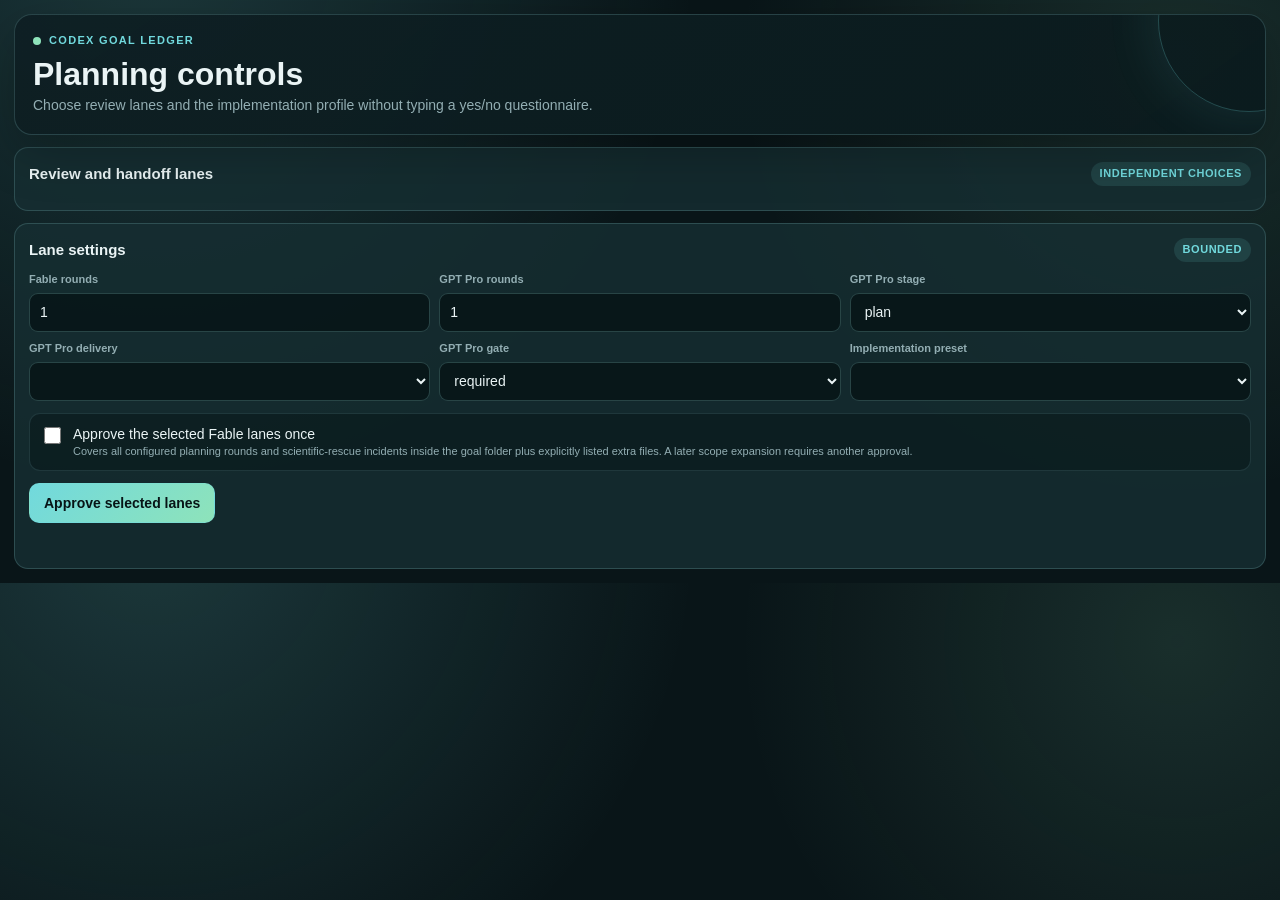
<file: assets/review-bridge.html>
<!doctype html>
<html lang="en">
<head>
  <meta charset="utf-8">
  <meta name="viewport" content="width=device-width,initial-scale=1">
  <style>
    :root {
      color-scheme: light dark;
      --ink: #eaf4f5;
      --muted: #93aeb3;
      --panel: rgba(14, 31, 35, .94);
      --panel-2: rgba(23, 47, 51, .82);
      --line: rgba(137, 201, 204, .22);
      --cyan: #71d9dd;
      --mint: #8ee3ba;
      --amber: #ffc972;
      --danger: #ff8f8f;
      --shadow: 0 18px 50px rgba(0, 0, 0, .24);
    }
    * { box-sizing: border-box; }
    body {
      margin: 0;
      min-width: 0;
      font: 14px/1.45 ui-sans-serif, -apple-system, BlinkMacSystemFont, "Segoe UI", sans-serif;
      color: var(--ink);
      background:
        radial-gradient(circle at 12% -10%, rgba(113, 217, 221, .18), transparent 42%),
        radial-gradient(circle at 92% 10%, rgba(142, 227, 186, .12), transparent 34%),
        #091518;
    }
    button, input, select, textarea { font: inherit; }
    button { cursor: pointer; }
    .shell { padding: 14px; }
    .hero {
      position: relative;
      overflow: hidden;
      padding: 18px;
      border: 1px solid var(--line);
      border-radius: 18px;
      background: linear-gradient(145deg, var(--panel), rgba(11, 27, 30, .96));
      box-shadow: var(--shadow);
    }
    .hero::after {
      content: "";
      position: absolute;
      width: 180px;
      height: 180px;
      right: -75px;
      top: -85px;
      border-radius: 999px;
      border: 1px solid rgba(113, 217, 221, .25);
      box-shadow: 0 0 55px rgba(113, 217, 221, .12);
    }
    .eyebrow {
      display: flex;
      gap: 8px;
      align-items: center;
      color: var(--cyan);
      font-size: 11px;
      font-weight: 800;
      letter-spacing: .12em;
      text-transform: uppercase;
    }
    .pulse {
      width: 8px;
      height: 8px;
      border-radius: 50%;
      background: var(--mint);
      box-shadow: 0 0 0 0 rgba(142, 227, 186, .5);
      animation: pulse 2.2s infinite;
    }
    @keyframes pulse {
      70% { box-shadow: 0 0 0 8px rgba(142, 227, 186, 0); }
      100% { box-shadow: 0 0 0 0 rgba(142, 227, 186, 0); }
    }
    h1 { margin: 8px 0 4px; max-width: 760px; font-size: clamp(21px, 4vw, 32px); line-height: 1.08; }
    h2 { margin: 0; font-size: 15px; }
    p { margin: 0; }
    .lead { color: var(--muted); max-width: 760px; }
    .grid { display: grid; gap: 12px; margin-top: 12px; }
    .two { grid-template-columns: repeat(2, minmax(0, 1fr)); }
    .card {
      padding: 14px;
      border: 1px solid var(--line);
      border-radius: 14px;
      background: var(--panel-2);
    }
    .card-head { display: flex; justify-content: space-between; gap: 10px; align-items: center; margin-bottom: 10px; }
    .badge {
      display: inline-flex;
      align-items: center;
      min-height: 24px;
      padding: 3px 9px;
      border-radius: 999px;
      background: rgba(113, 217, 221, .12);
      color: var(--cyan);
      font-size: 11px;
      font-weight: 800;
      text-transform: uppercase;
      letter-spacing: .05em;
    }
    .badge.wait { color: var(--amber); background: rgba(255, 201, 114, .12); }
    .check-grid { display: grid; grid-template-columns: repeat(2, minmax(0, 1fr)); gap: 8px; }
    .choice {
      display: flex;
      gap: 9px;
      align-items: flex-start;
      min-height: 48px;
      padding: 10px;
      border: 1px solid rgba(137, 201, 204, .15);
      border-radius: 11px;
      background: rgba(4, 15, 17, .38);
    }
    .choice:has(input:checked) { border-color: rgba(113, 217, 221, .52); background: rgba(113, 217, 221, .08); }
    input[type="checkbox"] { width: 17px; height: 17px; accent-color: #71d9dd; }
    label span { display: block; }
    .micro { color: var(--muted); font-size: 11px; }
    .fields { display: grid; grid-template-columns: repeat(3, minmax(0, 1fr)); gap: 9px; }
    .field { display: grid; gap: 5px; min-width: 0; }
    .field > span { color: var(--muted); font-size: 11px; font-weight: 700; }
    input[type="text"], input[type="number"], select, textarea {
      width: 100%;
      min-height: 39px;
      padding: 8px 10px;
      color: var(--ink);
      border: 1px solid rgba(137, 201, 204, .25);
      border-radius: 9px;
      background: rgba(4, 15, 17, .68);
      outline: none;
    }
    textarea { min-height: 135px; resize: vertical; }
    input:focus, select:focus, textarea:focus { border-color: var(--cyan); box-shadow: 0 0 0 3px rgba(113, 217, 221, .1); }
    .actions { display: flex; flex-wrap: wrap; gap: 8px; margin-top: 12px; }
    .button {
      min-height: 40px;
      padding: 9px 14px;
      border: 1px solid rgba(113, 217, 221, .42);
      border-radius: 10px;
      color: #071416;
      background: linear-gradient(135deg, var(--cyan), var(--mint));
      font-weight: 800;
    }
    .button.secondary { color: var(--ink); background: rgba(113, 217, 221, .08); }
    .button:disabled { cursor: not-allowed; opacity: .45; }
    .digest {
      padding: 9px 10px;
      overflow-wrap: anywhere;
      border-radius: 9px;
      color: var(--muted);
      background: rgba(4, 15, 17, .5);
      font: 11px/1.5 ui-monospace, SFMono-Regular, Menlo, monospace;
    }
    .member-list { display: grid; gap: 6px; max-height: 230px; overflow: auto; }
    .member { display: grid; grid-template-columns: minmax(0, 1fr) auto; gap: 8px; padding: 8px 9px; border-radius: 8px; background: rgba(4, 15, 17, .42); }
    .member strong { overflow-wrap: anywhere; font-size: 12px; }
    .member span { color: var(--muted); font-size: 11px; }
    .security { color: var(--mint); }
    .status { min-height: 22px; margin-top: 9px; color: var(--muted); }
    .status.error { color: var(--danger); }
    .hidden { display: none !important; }
    @media (max-width: 720px) {
      .two, .check-grid, .fields { grid-template-columns: 1fr; }
      .shell { padding: 8px; }
      .hero { padding: 14px; border-radius: 14px; }
    }
  </style>
</head>
<body>
  <main class="shell">
    <section class="hero">
      <div class="eyebrow"><span class="pulse"></span> Codex Goal Ledger</div>
      <h1 id="title">Planning controls</h1>
      <p class="lead" id="lead">Choose review lanes and the implementation profile without typing a yes/no questionnaire.</p>
    </section>

    <section id="planning" class="grid">
      <div class="card">
        <div class="card-head"><h2>Review and handoff lanes</h2><span class="badge">Independent choices</span></div>
        <div id="choices" class="check-grid"></div>
      </div>
      <div class="card">
        <div class="card-head"><h2>Lane settings</h2><span class="badge">Bounded</span></div>
        <div class="fields">
          <label class="field"><span>Fable rounds</span><input id="fable-rounds" type="number" min="1" max="10" value="1"></label>
          <label class="field"><span>GPT Pro rounds</span><input id="pro-rounds" type="number" min="1" max="3" value="1"></label>
          <label class="field"><span>GPT Pro stage</span><select id="pro-stage"><option>plan</option><option>implementation</option><option>both</option></select></label>
          <label class="field"><span>GPT Pro delivery</span><select id="pro-delivery"></select></label>
          <label class="field"><span>GPT Pro gate</span><select id="pro-gate"><option>required</option><option>advisory</option></select></label>
          <label class="field"><span>Implementation preset</span><select id="implementer"></select></label>
        </div>
        <label class="choice" style="margin-top:12px">
          <input id="approve-fable-envelope" type="checkbox">
          <span>
            <span>Approve the selected Fable lanes once</span>
            <span class="micro">Covers all configured planning rounds and scientific-rescue incidents inside the goal folder plus explicitly listed extra files. A later scope expansion requires another approval.</span>
          </span>
        </label>
        <div class="actions"><button id="submit-planning" class="button">Approve selected lanes</button></div>
        <p id="planning-status" class="status" aria-live="polite"></p>
      </div>
    </section>

    <section id="review" class="grid hidden">
      <div class="grid two">
        <div class="card">
          <div class="card-head"><h2>Immutable review packet</h2><span id="review-status-badge" class="badge wait">packet ready</span></div>
          <div id="packet-digest" class="digest"></div>
          <p class="status security">ZIP-only reads · no live repository · no shell · response-only write</p>
        </div>
        <div class="card">
          <div class="card-head"><h2>Begin custody</h2><span class="badge">Pro only</span></div>
          <div class="fields">
            <label class="field"><span>Visible model</span><select id="model-visible"><option>Pro Extended</option><option>GPT Pro</option><option>ChatGPT Pro</option></select></label>
            <label class="field"><span>Thread title or URL</span><input id="thread-reference" type="text" value="Goal Ledger MCP App review"></label>
          </div>
          <div class="actions">
            <button id="begin-review" class="button">Begin exact-packet review</button>
            <button id="ask-pro" class="button secondary">Ask Pro to review now</button>
          </div>
          <p id="review-action-status" class="status" aria-live="polite"></p>
        </div>
      </div>
      <div class="card">
        <div class="card-head"><h2>Packet members</h2><span id="member-count" class="badge"></span></div>
        <div id="members" class="member-list"></div>
      </div>
      <div class="card">
        <div class="card-head"><h2>Manual response fallback</h2><span class="badge">Immutable</span></div>
        <p class="lead">Normally Pro calls <code>write_review</code> itself. Paste the complete answer here only if that final tool call was omitted.</p>
        <textarea id="response" placeholder="Verdict: SIGNED OFF&#10;&#10;..."></textarea>
        <div class="actions"><button id="submit-response" class="button secondary">Store complete response</button></div>
        <p id="response-status" class="status" aria-live="polite"></p>
      </div>
    </section>
  </main>

  <script>
    const state = { data: null, rpcId: 0, pending: new Map() };
    const $ = (id) => document.getElementById(id);

    function structured(value) {
      if (!value) return null;
      if (value.structuredContent) return value.structuredContent;
      if (value.result?.structuredContent) return value.result.structuredContent;
      return value;
    }

    function mergeToolResult(value) {
      const next = structured(value);
      if (!next || typeof next !== "object") return;
      if (next.mode || next.planning) state.data = { ...(state.data || {}), ...next };
      if (next.review) state.data = { ...(state.data || {}), mode: "review", review: next.review };
      render();
    }

    window.addEventListener("message", (event) => {
      if (event.source !== window.parent) return;
      const message = event.data;
      if (!message || message.jsonrpc !== "2.0") return;
      if (message.id && state.pending.has(message.id)) {
        const pending = state.pending.get(message.id);
        state.pending.delete(message.id);
        if (message.error) pending.reject(new Error(message.error.message || "MCP request failed"));
        else pending.resolve(message.result);
        return;
      }
      if (message.method === "ui/notifications/tool-result") mergeToolResult(message.params);
    }, { passive: true });

    function rpc(method, params) {
      const id = `goal-ledger-${++state.rpcId}`;
      return new Promise((resolve, reject) => {
        state.pending.set(id, { resolve, reject });
        window.parent.postMessage({ jsonrpc: "2.0", id, method, params }, "*");
        window.setTimeout(() => {
          if (!state.pending.has(id)) return;
          state.pending.delete(id);
          reject(new Error("MCP App request timed out"));
        }, 30000);
      });
    }

    async function callTool(name, args) {
      if (window.openai?.callTool) return window.openai.callTool(name, args);
      return rpc("tools/call", { name, arguments: args });
    }

    function postUserMessage(text) {
      window.parent.postMessage({
        jsonrpc: "2.0",
        method: "ui/message",
        params: { role: "user", content: [{ type: "text", text }] }
      }, "*");
    }

    function setStatus(id, text, error = false) {
      const node = $(id);
      node.textContent = text;
      node.classList.toggle("error", error);
    }

    function renderPlanning(planning) {
      const schema = planning?.schema || {};
      const defaults = planning?.defaults || {};
      const choices = $("choices");
      choices.replaceChildren();
      for (const item of schema.review_choices || []) {
        const label = document.createElement("label");
        label.className = "choice";
        const input = document.createElement("input");
        input.type = "checkbox";
        input.dataset.key = item.key;
        input.checked = Boolean(defaults[item.key]);
        const text = document.createElement("span");
        const title = document.createElement("span");
        title.textContent = item.label;
        const detail = document.createElement("span");
        detail.className = "micro";
        detail.textContent = item.key === "fable_rescue" ? "Qualified hard-science impasses only" : "Explicitly selected during planning";
        text.append(title, detail);
        label.append(input, text);
        choices.append(label);
      }
      $("fable-rounds").value = defaults.fable_rounds || 1;
      $("pro-rounds").value = defaults.pro_rounds || 1;
      $("pro-stage").value = defaults.pro_stage || "plan";
      $("pro-gate").value = defaults.pro_gate || "required";
      const delivery = $("pro-delivery");
      delivery.replaceChildren(...(schema.pro_deliveries || []).map(value => new Option(value, value)));
      delivery.value = defaults.pro_delivery || "auto-ui";
      const implementer = $("implementer");
      implementer.replaceChildren(...(schema.implementation_presets || []).map(item => new Option(`${item.family} · ${item.effort}`, item.agent)));
      implementer.value = defaults.implementation_agent || "goal-ledger-implementer";
      updatePlanningApproval();
    }

    function selectedReviews() {
      const reviews = {};
      document.querySelectorAll("#choices input[type=checkbox]").forEach(input => {
        reviews[input.dataset.key] = input.checked;
      });
      return reviews;
    }

    function updatePlanningApproval() {
      const reviews = selectedReviews();
      const fableSelected = Boolean(reviews.fable_feedback || reviews.fable_rescue);
      $("approve-fable-envelope").disabled = !fableSelected;
      if (!fableSelected) $("approve-fable-envelope").checked = false;
      $("submit-planning").disabled =
        fableSelected && !$("approve-fable-envelope").checked;
    }

    function renderReview(review) {
      $("title").textContent = `${String(review.stage).toUpperCase()} review · round ${review.round}`;
      $("lead").textContent = review.decision || "Review the exact immutable packet and return a custody-bound verdict.";
      $("review-status-badge").textContent = String(review.status || "packet ready").replaceAll("-", " ");
      $("packet-digest").textContent = `sha256 ${review.packet_sha256}\n${review.packet_bytes} bytes`;
      const members = $("members");
      members.replaceChildren();
      for (const item of review.members || []) {
        const row = document.createElement("div");
        row.className = "member";
        const path = document.createElement("strong");
        path.textContent = item.path;
        const size = document.createElement("span");
        size.textContent = `${item.bytes} B`;
        row.append(path, size);
        members.append(row);
      }
      $("member-count").textContent = `${(review.members || []).length} files`;
      const submitted = ["submitted-waiting-response", "response-received", "reconciled-signed-off", "reconciled-blocked"].includes(review.status);
      $("begin-review").disabled = submitted;
      $("ask-pro").disabled = !submitted || review.status !== "submitted-waiting-response";
      setStatus("review-action-status", review.next_action || "");
    }

    function render() {
      if (!state.data) return;
      const reviewMode = state.data.mode === "review" && state.data.review;
      $("planning").classList.toggle("hidden", reviewMode);
      $("review").classList.toggle("hidden", !reviewMode);
      if (reviewMode) renderReview(state.data.review);
      else renderPlanning(state.data.planning);
    }

    $("choices").addEventListener("change", updatePlanningApproval);
    $("approve-fable-envelope").addEventListener("change", updatePlanningApproval);

    $("submit-planning").addEventListener("click", () => {
      const reviews = selectedReviews();
      const fableSelected = Boolean(reviews.fable_feedback || reviews.fable_rescue);
      if (fableSelected && !$("approve-fable-envelope").checked) {
        return setStatus("planning-status", "Approve the one-time Fable envelope first.", true);
      }
      const selection = {
        reviews,
        fable_review_rounds: Number($("fable-rounds").value),
        pro_review_rounds: Number($("pro-rounds").value),
        pro_review_stage: $("pro-stage").value,
        pro_review_delivery: $("pro-delivery").value,
        pro_review_gate: $("pro-gate").value,
        implementation_agent: $("implementer").value,
        owner_approval: {
          fable_goal_authorization: fableSelected,
          includes_planning_rounds: reviews.fable_feedback,
          includes_scientific_rescue: reviews.fable_rescue,
          path_envelope: "goal directory plus explicitly listed additional files",
          expansion_requires_new_approval: true
        }
      };
      postUserMessage(`Goal Ledger planning selections:\n\n\`\`\`json\n${JSON.stringify(selection, null, 2)}\n\`\`\``);
      setStatus(
        "planning-status",
        fableSelected
          ? "Selections and one-time Fable authorization posted. No typed approval sentence is required."
          : "Selections posted into the conversation."
      );
    });

    $("begin-review").addEventListener("click", async () => {
      setStatus("review-action-status", "Recording exact-packet custody…");
      try {
        const result = await callTool("begin_pro_review", {
          model_visible: $("model-visible").value,
          thread_reference: $("thread-reference").value
        });
        mergeToolResult(result);
        setStatus("review-action-status", "Custody recorded. Ask Pro to review the bound packet.");
      } catch (error) {
        setStatus("review-action-status", error.message || String(error), true);
      }
    });

    $("ask-pro").addEventListener("click", () => {
      postUserMessage(
        "Open the bound Goal Ledger workspace, read START-HERE.md and every file returned by list_files, use search when helpful, perform the requested review, then save the complete response with write_review. Do not assume shell or live repository access."
      );
      setStatus("review-action-status", "Review request posted to the active Pro conversation.");
    });

    $("submit-response").addEventListener("click", async () => {
      const response = $("response").value;
      if (!response.trim()) return setStatus("response-status", "Paste the complete response first.", true);
      setStatus("response-status", "Storing immutable response…");
      try {
        const result = await callTool("submit_pro_review_response", { response });
        mergeToolResult(result);
        setStatus("response-status", "Complete response stored. Local reconciliation is required.");
      } catch (error) {
        setStatus("response-status", error.message || String(error), true);
      }
    });

    mergeToolResult(window.openai?.toolOutput);
    window.addEventListener("openai:set_globals", (event) => mergeToolResult(event.detail?.globals?.toolOutput), { passive: true });
  </script>
</body>
</html>
</file>
